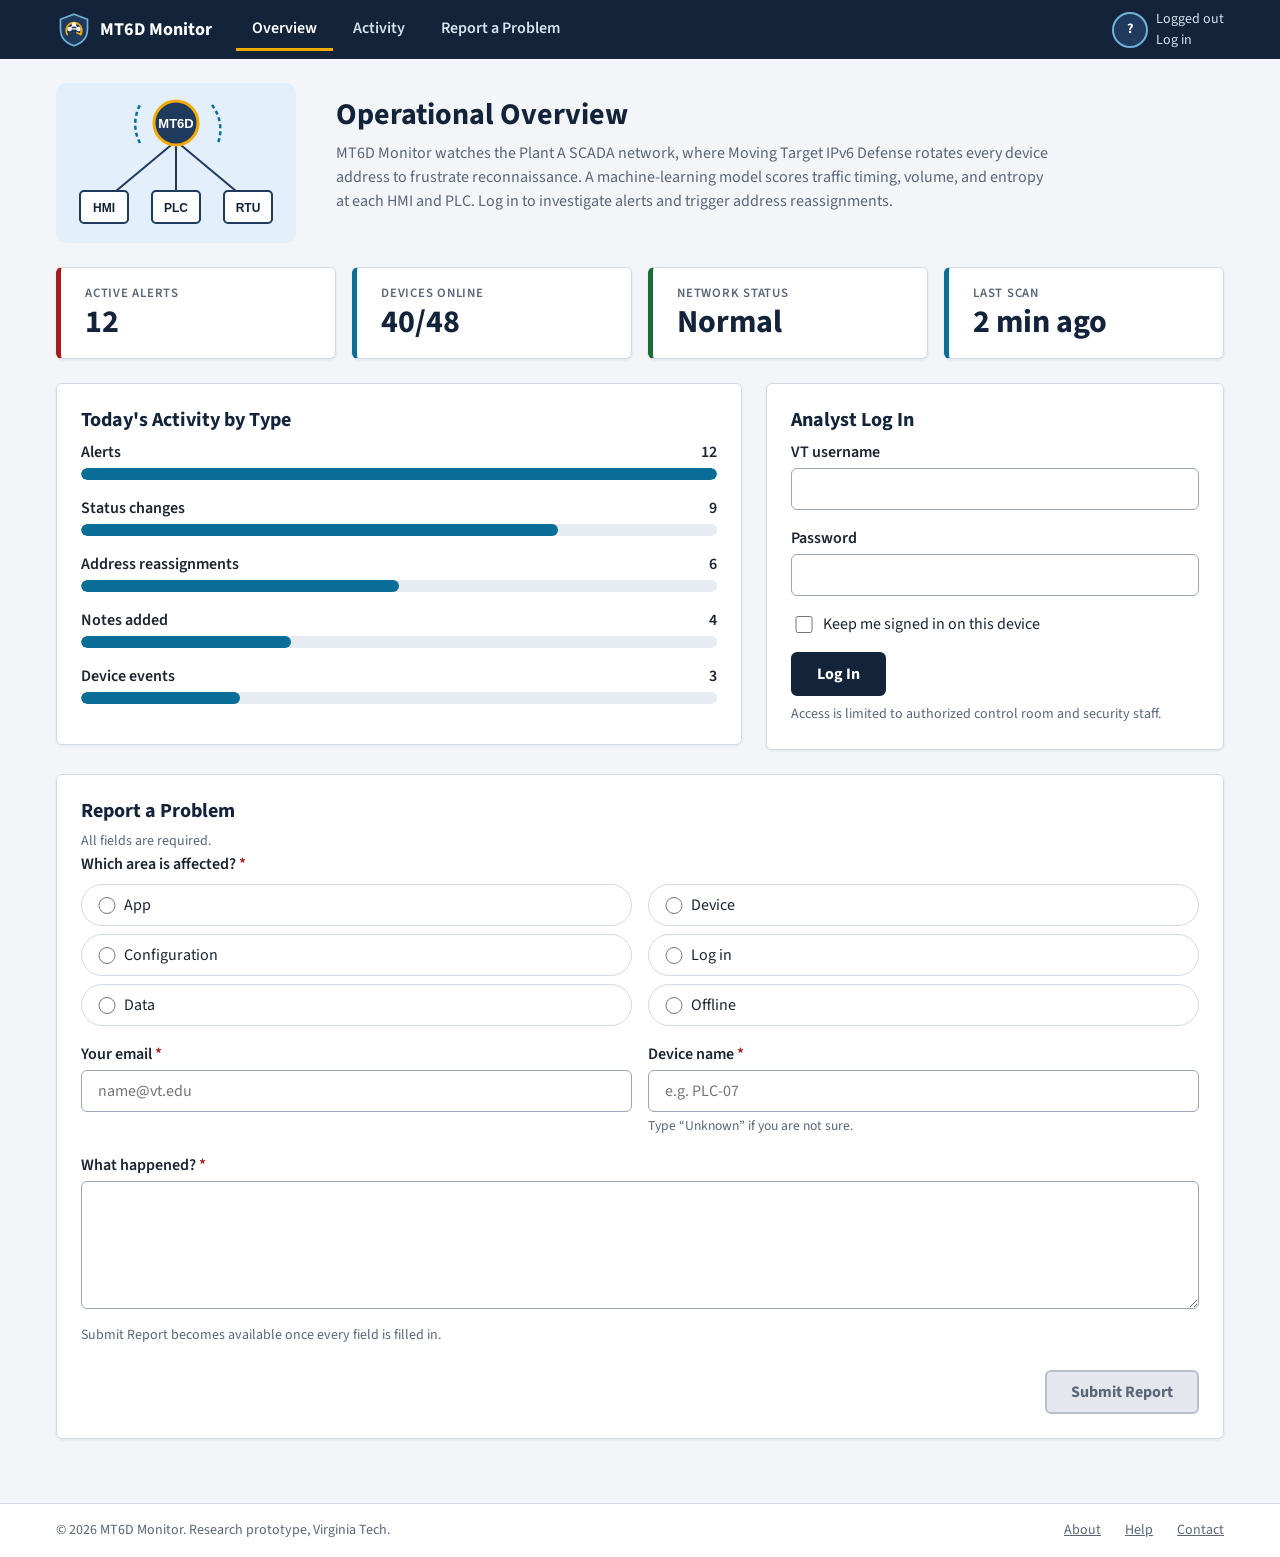
<file: project3/index.html>
<!DOCTYPE html>
<!--
  index.html - Operational Overview (logged out)
  CS 5774 Project 3: Interactive Prototype
  Author: Warren Lucero
  Purpose: Public landing page. Shows read-only operational status, lets an
           analyst log in, and lets anyone report a problem.
-->
<html lang="en">
<head>
  <meta charset="utf-8">
  <meta name="viewport" content="width=device-width, initial-scale=1">
  <meta name="description" content="Operational overview of the MT6D-protected SCADA network, analyst login, and problem reporting.">
  <title>Operational Overview | MT6D Monitor</title>
  <!-- Fonts: Source Sans 3 and IBM Plex Mono from Google Fonts (fonts.google.com), SIL Open Font License -->
  <link rel="preconnect" href="https://fonts.googleapis.com">
  <link rel="preconnect" href="https://fonts.gstatic.com" crossorigin>
  <link rel="stylesheet" href="https://fonts.googleapis.com/css2?family=IBM+Plex+Mono:wght@400;600&amp;family=Source+Sans+3:wght@400;600;700&amp;display=swap">
  <link rel="stylesheet" href="css/styles.css">
  <link rel="icon" href="images/logo.svg" type="image/svg+xml">
</head>
<body>
  <a class="skip-link" href="#main">Skip to main content</a>

  <!-- ===== Site header: logged-out variant with in-page navigation ===== -->
  <header class="site-header">
    <div class="header-inner">
      <a class="brand" href="index.html">
        <!-- Image: original logo created for this project (images/logo.svg) -->
        <img src="images/logo.svg" alt="" width="36" height="36">
        MT6D Monitor
      </a>

      <nav class="primary-nav" aria-label="Primary">
        <ul>
          <li><a href="index.html" aria-current="page">Overview</a></li>
          <li><a href="#activity">Activity</a></li>
          <li><a href="#report">Report a Problem</a></li>
        </ul>
      </nav>

      <div class="header-tools">
        <a class="account" href="#login">
          <span class="avatar" aria-hidden="true">?</span>
          <span class="account-name">Logged out<br>Log in</span>
          <span class="visually-hidden">(not signed in, select to log in)</span>
        </a>
      </div>
    </div>
  </header>

  <!-- ===== Main content ===== -->
  <main id="main">
    <section class="hero" id="about" aria-labelledby="page-title">
      <!-- Image: original illustration created for this project (images/scada-network.svg) -->
      <img src="images/scada-network.svg" width="240" height="160"
           alt="Diagram of an MT6D gateway linked to an HMI, a PLC, and an RTU, with dashed arrows showing rotating IPv6 addresses.">
      <div>
        <h1 id="page-title">Operational Overview</h1>
        <p>MT6D Monitor watches the Plant A SCADA network, where Moving Target IPv6 Defense rotates every device address to frustrate reconnaissance. A machine-learning model scores traffic timing, volume, and entropy at each HMI and PLC. Log in to investigate alerts and trigger address reassignments.</p>
      </div>
    </section>

    <!-- Read-only status metrics -->
    <section aria-labelledby="status-heading">
      <h2 id="status-heading" class="visually-hidden">Network status summary</h2>
      <ul class="stats">
        <li class="stat stat--alert">
          <span class="stat-label">Active alerts</span>
          <span class="stat-value">12</span>
        </li>
        <li class="stat">
          <span class="stat-label">Devices online</span>
          <span class="stat-value">40/48</span>
        </li>
        <li class="stat stat--ok">
          <span class="stat-label">Network status</span>
          <span class="stat-value">Normal</span>
        </li>
        <li class="stat">
          <span class="stat-label">Last scan</span>
          <span class="stat-value">2 min ago</span>
        </li>
      </ul>
    </section>

    <div class="landing-grid">
      <!-- Activity counts. Bar width comes from an inline custom property
           because each value is data, not a reusable style. -->
      <section class="panel" id="activity" aria-labelledby="activity-heading">
        <h2 id="activity-heading">Today's Activity by Type</h2>
        <ul class="activity-list">
          <li>
            <span class="activity-label"><span>Alerts</span><span>12</span></span>
            <span class="bar" style="--value: 100%" aria-hidden="true"></span>
          </li>
          <li>
            <span class="activity-label"><span>Status changes</span><span>9</span></span>
            <span class="bar" style="--value: 75%" aria-hidden="true"></span>
          </li>
          <li>
            <span class="activity-label"><span>Address reassignments</span><span>6</span></span>
            <span class="bar" style="--value: 50%" aria-hidden="true"></span>
          </li>
          <li>
            <span class="activity-label"><span>Notes added</span><span>4</span></span>
            <span class="bar" style="--value: 33%" aria-hidden="true"></span>
          </li>
          <li>
            <span class="activity-label"><span>Device events</span><span>3</span></span>
            <span class="bar" style="--value: 25%" aria-hidden="true"></span>
          </li>
        </ul>
      </section>

      <!-- Analyst login -->
      <section class="panel" id="login" aria-labelledby="login-heading">
        <h2 id="login-heading">Analyst Log In</h2>
        <form action="home.html" method="get">
          <div class="field">
            <label for="username">VT username</label>
            <input type="text" id="username" name="username" autocomplete="username" required>
          </div>
          <div class="field">
            <label for="password">Password</label>
            <input type="password" id="password" name="password" autocomplete="current-password" required>
          </div>
          <div class="field">
            <input type="checkbox" id="remember" name="remember" value="yes">
            <label for="remember" class="inline-label">Keep me signed in on this device</label>
          </div>
          <button class="btn btn--primary" type="submit">Log In</button>
          <p class="note">Access is limited to authorized control room and security staff.</p>
        </form>
      </section>
    </div>

    <!-- Problem report -->
    <section class="panel" id="report" aria-labelledby="report-heading">
      <h2 id="report-heading">Report a Problem</h2>
      <!-- All fields are required; app.js keeps Submit Report
           disabled until every one is filled in. -->
      <form action="index.html" method="get" data-guard>
        <p class="note">All fields are required.</p>
        <fieldset class="issue-options">
          <legend>Which area is affected? <span class="required" aria-hidden="true">*</span></legend>
          <label><input type="radio" name="issue" value="app" required> App</label>
          <label><input type="radio" name="issue" value="device" required> Device</label>
          <label><input type="radio" name="issue" value="configuration" required> Configuration</label>
          <label><input type="radio" name="issue" value="login" required> Log in</label>
          <label><input type="radio" name="issue" value="data" required> Data</label>
          <label><input type="radio" name="issue" value="offline" required> Offline</label>
        </fieldset>
        <div class="field-row">
          <div class="field">
            <label for="report-email">Your email <span class="required" aria-hidden="true">*</span></label>
            <input type="email" id="report-email" name="email" autocomplete="email" required
                   placeholder="name@vt.edu">
          </div>
          <div class="field">
            <label for="report-device">Device name <span class="required" aria-hidden="true">*</span></label>
            <input type="text" id="report-device" name="device" required
                   placeholder="e.g. PLC-07" aria-describedby="report-device-hint">
            <span class="field-hint" id="report-device-hint">Type &ldquo;Unknown&rdquo; if you are not sure.</span>
          </div>
        </div>
        <div class="field">
          <label for="report-details">What happened? <span class="required" aria-hidden="true">*</span></label>
          <textarea id="report-details" name="details" rows="4" required></textarea>
        </div>
        <p class="note form-hint" id="report-hint">Submit Report becomes available once every field is filled in.</p>
        <div class="form-actions">
          <button class="btn btn--primary" type="submit" aria-describedby="report-hint">Submit Report</button>
        </div>
      </form>
    </section>
  </main>

  <!-- ===== Site footer ===== -->
  <footer class="site-footer">
    <div class="footer-inner">
      <p>&copy; 2026 MT6D Monitor. Research prototype, Virginia Tech.</p>
      <nav class="footer-nav" aria-label="Footer">
        <ul>
          <li><a href="index.html#about">About</a></li>
          <li><a href="index.html#report">Help</a></li>
          <li><a href="mailto:soc@example.org">Contact</a></li>
        </ul>
      </nav>
    </div>
  </footer>
  <!-- Behavior: jQuery 3.7.1 (local copy, MIT license, jquery.com) and the site script -->
  <script src="js/vendor/jquery-3.7.1.min.js"></script>
  <script src="js/app.js"></script>
</body>
</html>
</file>
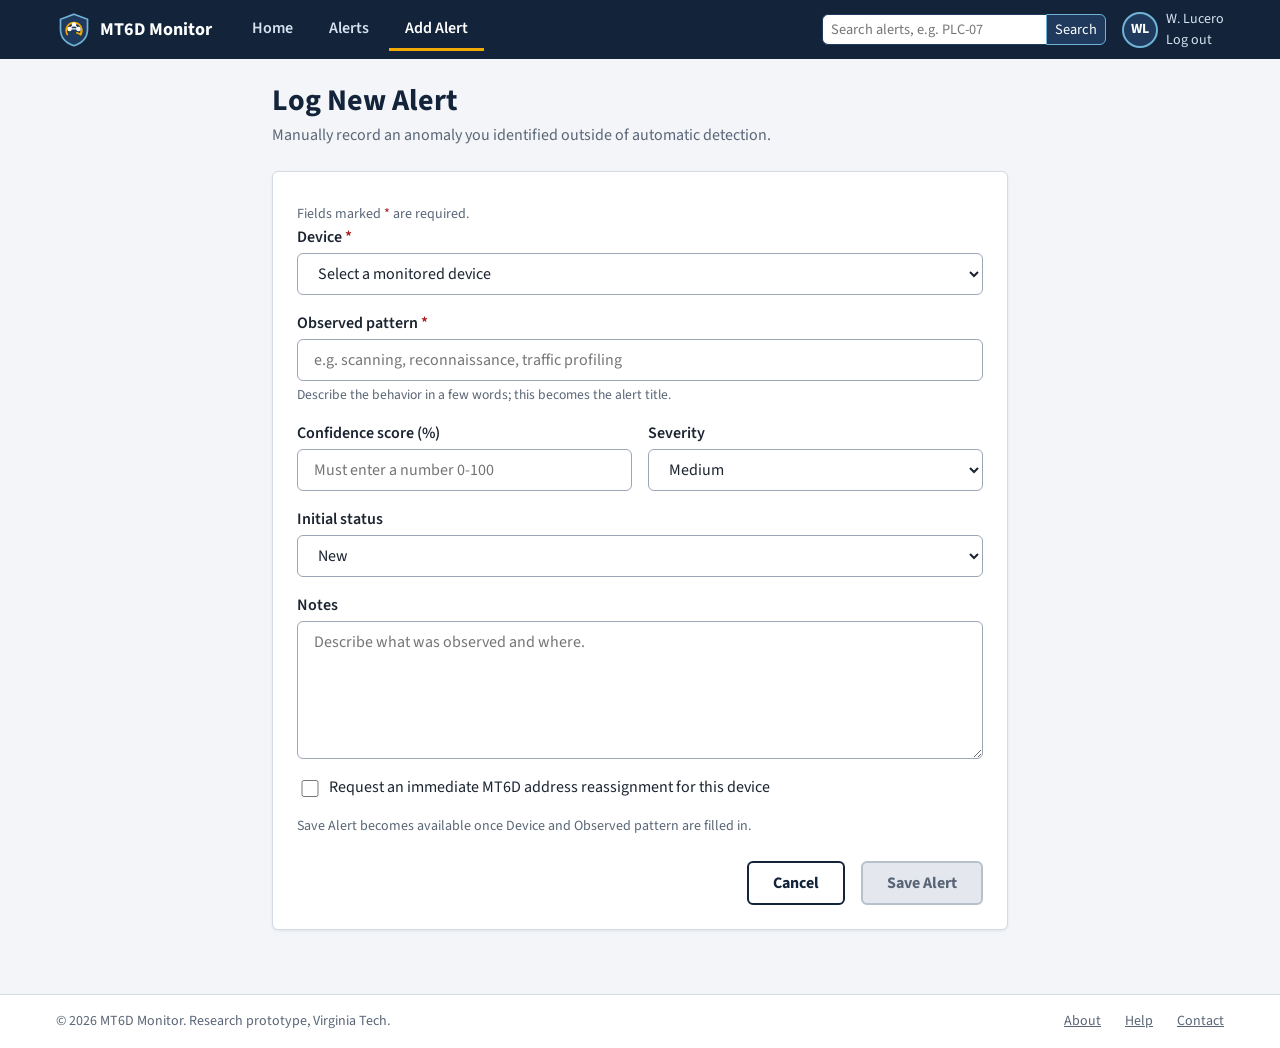
<file: project3/add.html>
<!DOCTYPE html>
<!--
  add.html - Log New Alert (add item page)
  CS 5774 Project 3: Interactive Prototype
  Author: Warren Lucero
  Purpose: Lets an analyst manually record an anomaly found outside of
           automatic detection.
-->
<html lang="en">
<head>
  <meta charset="utf-8">
  <meta name="viewport" content="width=device-width, initial-scale=1">
  <meta name="description" content="Manually log a new anomaly alert for a monitored SCADA device.">
  <title>Log New Alert | MT6D Monitor</title>
  <!-- Fonts: Source Sans 3 and IBM Plex Mono from Google Fonts (fonts.google.com), SIL Open Font License -->
  <link rel="preconnect" href="https://fonts.googleapis.com">
  <link rel="preconnect" href="https://fonts.gstatic.com" crossorigin>
  <link rel="stylesheet" href="https://fonts.googleapis.com/css2?family=IBM+Plex+Mono:wght@400;600&amp;family=Source+Sans+3:wght@400;600;700&amp;display=swap">
  <link rel="stylesheet" href="css/styles.css">
  <link rel="icon" href="images/logo.svg" type="image/svg+xml">
  <!-- Page-specific style: this single-form page reads better in a narrower
       column than the site-wide max width, so the rule lives here only. -->
  <style>
    .form-page {
      max-width: 48rem;
    }
  </style>
</head>
<body>
  <a class="skip-link" href="#main">Skip to main content</a>

  <!-- ===== Site header: brand, primary navigation, search, account ===== -->
  <header class="site-header">
    <div class="header-inner">
      <a class="brand" href="home.html">
        <!-- Image: original logo created for this project (images/logo.svg) -->
        <img src="images/logo.svg" alt="" width="36" height="36">
        MT6D Monitor
      </a>

      <nav class="primary-nav" aria-label="Primary">
        <ul>
          <li><a href="home.html">Home</a></li>
          <li><a href="list.html">Alerts</a></li>
          <li><a href="add.html" aria-current="page">Add Alert</a></li>
        </ul>
      </nav>

      <div class="header-tools">
        <form class="site-search" action="search.html" method="get" role="search" aria-label="Site search">
          <label class="visually-hidden" for="site-search">Search devices and alerts</label>
          <input type="search" id="site-search" name="q" placeholder="Search alerts, e.g. PLC-07">
          <button type="submit">Search</button>
        </form>
        <a class="account" href="index.html">
          <span class="avatar" aria-hidden="true">WL</span>
          <span class="account-name">W. Lucero<br>Log out</span>
          <span class="visually-hidden">(signed in as Warren Lucero, select to log out)</span>
        </a>
      </div>
    </div>
  </header>

  <!-- ===== Main content ===== -->
  <main id="main" class="form-page">
    <div class="page-head">
      <div>
        <h1>Log New Alert</h1>
        <p>Manually record an anomaly you identified outside of automatic detection.</p>
      </div>
    </div>

    <section class="panel" aria-labelledby="form-heading">
      <h2 id="form-heading" class="visually-hidden">New alert details</h2>
      <form action="list.html" method="get" data-guard>
        <p class="note">Fields marked <span class="required" aria-hidden="true">*</span> are required.</p>

        <div class="field">
          <label for="device">Device <span class="required" aria-hidden="true">*</span></label>
          <select id="device" name="device" required>
            <option value="">Select a monitored device</option>
            <optgroup label="Programmable Logic Controllers">
              <option value="PLC-04">PLC-04</option>
              <option value="PLC-07">PLC-07</option>
              <option value="PLC-12">PLC-12</option>
            </optgroup>
            <optgroup label="Human-Machine Interfaces">
              <option value="HMI-01">HMI-01</option>
              <option value="HMI-03">HMI-03</option>
            </optgroup>
            <optgroup label="Remote Terminal Units">
              <option value="RTU-02">RTU-02</option>
              <option value="RTU-05">RTU-05</option>
            </optgroup>
            <optgroup label="Historians">
              <option value="HIST-01">HIST-01</option>
            </optgroup>
          </select>
        </div>

        <div class="field">
          <label for="pattern">Observed pattern <span class="required" aria-hidden="true">*</span></label>
          <input type="text" id="pattern" name="pattern" required
                 placeholder="e.g. scanning, reconnaissance, traffic profiling"
                 aria-describedby="pattern-hint">
          <span class="field-hint" id="pattern-hint">Describe the behavior in a few words; this becomes the alert title.</span>
        </div>

        <div class="field-row">
          <div class="field">
            <label for="confidence">Confidence score (%)</label>
            <input type="number" id="confidence" name="confidence" min="0" max="100" step="1" placeholder="Must enter a number 0-100">
          </div>
          <div class="field">
            <label for="severity">Severity</label>
            <select id="severity" name="severity">
              <option value="low">Low</option>
              <option value="medium" selected>Medium</option>
              <option value="high">High</option>
            </select>
          </div>
        </div>

        <div class="field">
          <label for="status">Initial status</label>
          <select id="status" name="status">
            <option value="new" selected>New</option>
            <option value="investigating">Investigating</option>
            <option value="confirmed-positive">Confirmed Positive</option>
          </select>
        </div>

        <div class="field">
          <label for="notes">Notes</label>
          <textarea id="notes" name="notes" rows="5" placeholder="Describe what was observed and where."></textarea>
        </div>

        <div class="field">
          <input type="checkbox" id="reassign" name="reassign" value="yes">
          <label for="reassign" class="inline-label">Request an immediate MT6D address reassignment for this device</label>
        </div>

        <p class="note form-hint" id="save-hint">Save Alert becomes available once Device and Observed pattern are filled in.</p>
        <div class="form-actions">
          <a class="btn" href="list.html">Cancel</a>
          <button class="btn btn--primary" type="submit" aria-describedby="save-hint">Save Alert</button>
        </div>
      </form>
    </section>
  </main>

  <!-- ===== Site footer ===== -->
  <footer class="site-footer">
    <div class="footer-inner">
      <p>&copy; 2026 MT6D Monitor. Research prototype, Virginia Tech.</p>
      <nav class="footer-nav" aria-label="Footer">
        <ul>
          <li><a href="index.html#about">About</a></li>
          <li><a href="index.html#report">Help</a></li>
          <li><a href="mailto:soc@example.org">Contact</a></li>
        </ul>
      </nav>
    </div>
  </footer>
  <!-- Behavior: jQuery 3.7.1 (local copy, MIT license, jquery.com) and the site script -->
  <script src="js/vendor/jquery-3.7.1.min.js"></script>
  <script src="js/app.js"></script>
</body>
</html>
</file>
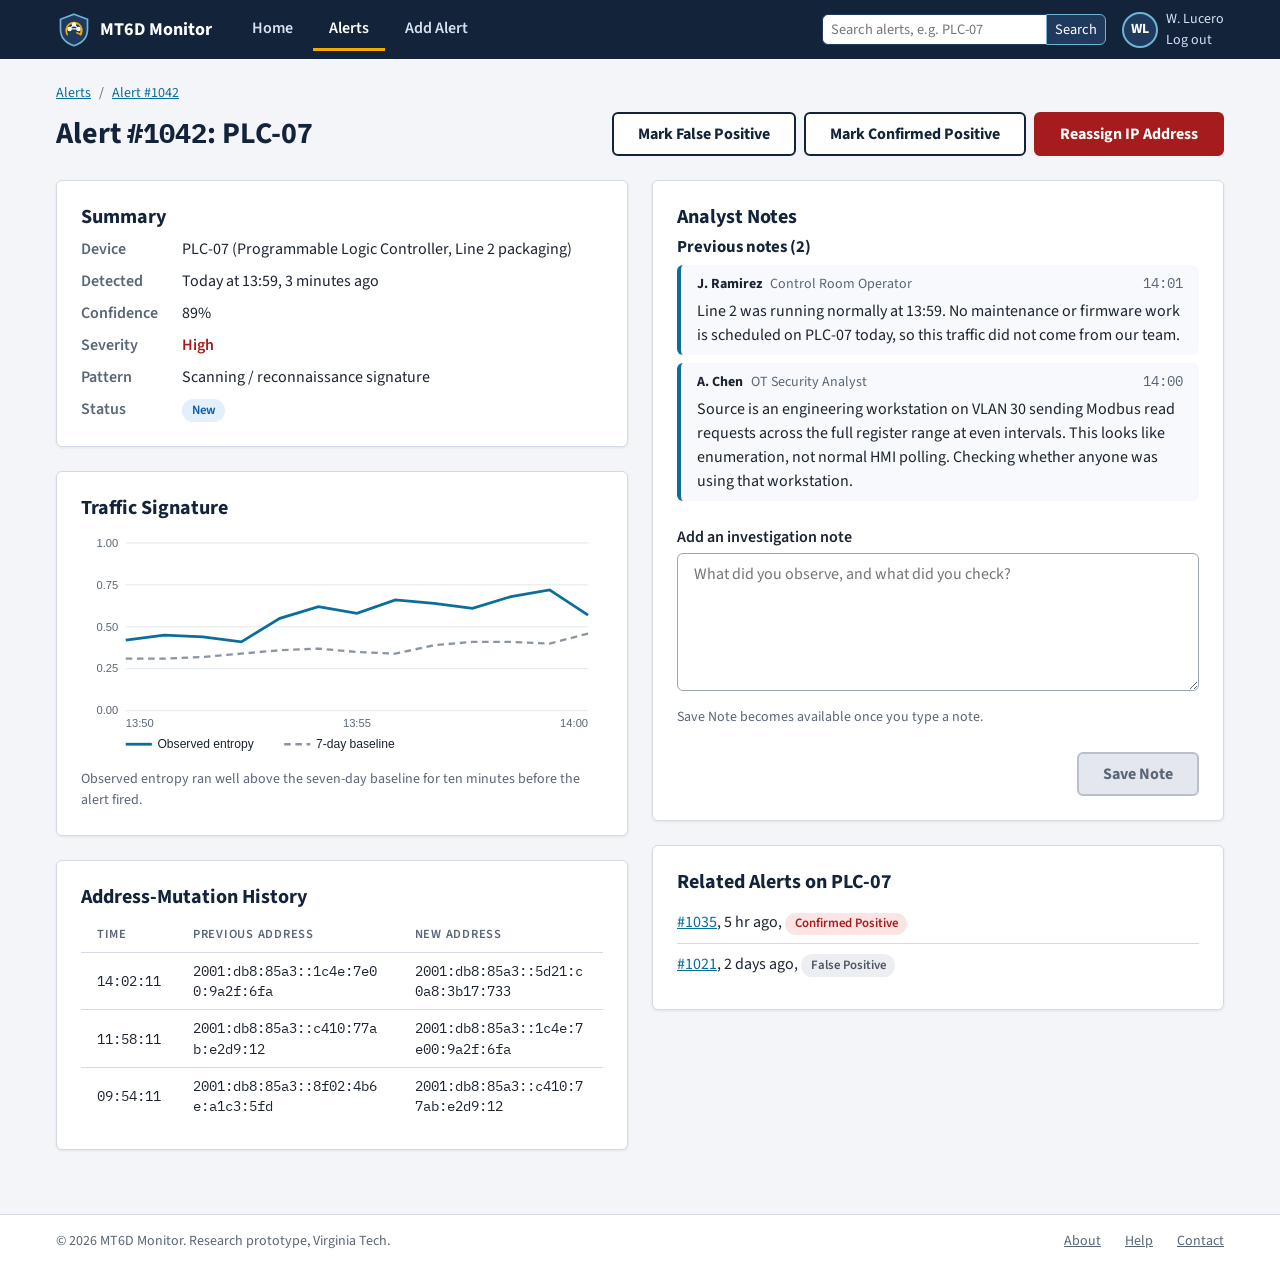
<file: project3/detail.html>
<!DOCTYPE html>
<!--
  detail.html - Alert Details (detail page)
  CS 5774 Project 3: Interactive Prototype
  Author: Warren Lucero
  Purpose: Full record for a single alert: summary, traffic signature,
           MT6D address-mutation history, analyst notes, and status actions.
-->
<html lang="en">
<head>
  <meta charset="utf-8">
  <meta name="viewport" content="width=device-width, initial-scale=1">
  <meta name="description" content="Details, traffic signature, and address-mutation history for MT6D alert 1042 on PLC-07.">
  <title>Alert #1042 on PLC-07 | MT6D Monitor</title>
  <!-- Fonts: Source Sans 3 and IBM Plex Mono from Google Fonts (fonts.google.com), SIL Open Font License -->
  <link rel="preconnect" href="https://fonts.googleapis.com">
  <link rel="preconnect" href="https://fonts.gstatic.com" crossorigin>
  <link rel="stylesheet" href="https://fonts.googleapis.com/css2?family=IBM+Plex+Mono:wght@400;600&amp;family=Source+Sans+3:wght@400;600;700&amp;display=swap">
  <link rel="stylesheet" href="css/styles.css">
  <link rel="icon" href="images/logo.svg" type="image/svg+xml">
</head>
<body>
  <a class="skip-link" href="#main">Skip to main content</a>

  <!-- ===== Site header: brand, primary navigation, search, account ===== -->
  <header class="site-header">
    <div class="header-inner">
      <a class="brand" href="home.html">
        <!-- Image: original logo created for this project (images/logo.svg) -->
        <img src="images/logo.svg" alt="" width="36" height="36">
        MT6D Monitor
      </a>

      <nav class="primary-nav" aria-label="Primary">
        <ul>
          <li><a href="home.html">Home</a></li>
          <li><a href="list.html" aria-current="page">Alerts</a></li>
          <li><a href="add.html">Add Alert</a></li>
        </ul>
      </nav>

      <div class="header-tools">
        <form class="site-search" action="search.html" method="get" role="search" aria-label="Site search">
          <label class="visually-hidden" for="site-search">Search devices and alerts</label>
          <input type="search" id="site-search" name="q" placeholder="Search alerts, e.g. PLC-07">
          <button type="submit">Search</button>
        </form>
        <a class="account" href="index.html">
          <span class="avatar" aria-hidden="true">WL</span>
          <span class="account-name">W. Lucero<br>Log out</span>
          <span class="visually-hidden">(signed in as Warren Lucero, select to log out)</span>
        </a>
      </div>
    </div>
  </header>

  <!-- ===== Main content ===== -->
  <main id="main">
    <nav class="breadcrumb" aria-label="Breadcrumb">
      <ol>
        <li><a href="list.html">Alerts</a></li>
        <li><a href="detail.html?id=1042" aria-current="page">Alert #1042</a></li>
      </ol>
    </nav>

    <div class="page-head">
      <h1>Alert <span class="mono">#1042</span>: PLC-07</h1>

      <!-- Status actions. app.js listens for clicks on this container (event
           delegation) and reads each button's data-action to decide what to do. -->
      <form class="alert-actions" action="detail.html" method="get">
        <input type="hidden" name="id" value="1042">
        <button class="btn" type="submit" name="action" value="false-positive" data-action="false-positive">Mark False Positive</button>
        <button class="btn" type="submit" name="action" value="confirmed-positive" data-action="confirmed-positive">Mark Confirmed Positive</button>
        <button class="btn btn--danger" type="submit" name="action" value="reassign" data-action="reassign">Reassign IP Address</button>
      </form>
    </div>

    <div class="two-col">
      <!-- Left column: evidence -->
      <div>
        <section class="panel" aria-labelledby="summary-heading">
          <h2 id="summary-heading">Summary</h2>
          <dl class="summary-list">
            <dt>Device</dt>
            <dd>PLC-07 (Programmable Logic Controller, Line 2 packaging)</dd>
            <dt>Detected</dt>
            <dd><time datetime="2026-09-24T13:59-04:00">Today at 13:59, 3 minutes ago</time></dd>
            <dt>Confidence</dt>
            <dd>89%</dd>
            <dt>Severity</dt>
            <dd><span class="severity" data-severity="high">High</span></dd>
            <dt>Pattern</dt>
            <dd>Scanning / reconnaissance signature</dd>
            <dt>Status</dt>
            <dd><span class="status" id="alert-status" data-status="new">New</span></dd>
          </dl>
        </section>

        <section class="panel" aria-labelledby="signature-heading">
          <h2 id="signature-heading">Traffic Signature</h2>
          <figure class="chart">
            <!-- Image: original chart created for this project (images/signature-1042.svg) -->
            <img src="images/signature-1042.svg" width="560" height="250"
                 alt="Line chart from 13:50 to 14:00 comparing observed traffic entropy with the seven-day baseline. Observed entropy climbs from about 0.42 to a peak of 0.72, while the baseline stays between 0.31 and 0.46.">
            <figcaption>Observed entropy ran well above the seven-day baseline for ten minutes before the alert fired.</figcaption>
          </figure>
        </section>

        <section class="panel" aria-labelledby="mutation-heading">
          <h2 id="mutation-heading">Address-Mutation History</h2>
          <div class="table-wrap">
            <table class="data-table address-table">
              <caption class="visually-hidden">MT6D IPv6 address changes for PLC-07, newest first</caption>
              <thead>
                <tr>
                  <th scope="col">Time</th>
                  <th scope="col">Previous address</th>
                  <th scope="col">New address</th>
                </tr>
              </thead>
              <tbody id="mutation-rows">
                <tr>
                  <td><time datetime="2026-09-24T14:02:11-04:00">14:02:11</time></td>
                  <td>2001:db8:85a3::1c4e:7e00:9a2f:6fa</td>
                  <td>2001:db8:85a3::5d21:c0a8:3b17:733</td>
                </tr>
                <tr>
                  <td><time datetime="2026-09-24T11:58:11-04:00">11:58:11</time></td>
                  <td>2001:db8:85a3::c410:77ab:e2d9:12</td>
                  <td>2001:db8:85a3::1c4e:7e00:9a2f:6fa</td>
                </tr>
                <tr>
                  <td><time datetime="2026-09-24T09:54:11-04:00">09:54:11</time></td>
                  <td>2001:db8:85a3::8f02:4b6e:a1c3:5fd</td>
                  <td>2001:db8:85a3::c410:77ab:e2d9:12</td>
                </tr>
              </tbody>
            </table>
          </div>
        </section>
      </div>

      <!-- Right column: analyst work -->
      <div>
        <section class="panel" aria-labelledby="notes-heading">
          <h2 id="notes-heading">Analyst Notes</h2>

          <!-- Previous notes from other analysts, newest first. Every note uses
               identical markup so Project 3 can render them from one template. -->
          <h3 id="history-heading">Previous notes (2)</h3>
          <ol class="note-list" aria-labelledby="history-heading">
            <li>
              <div class="analyst-note">
                <header class="analyst-note-meta">
                  <span class="analyst-note-author">J. Ramirez</span>
                  <span class="analyst-note-role">Control Room Operator</span>
                  <time datetime="2026-09-24T14:01-04:00">14:01</time>
                </header>
                <p>Line 2 was running normally at 13:59. No maintenance or firmware work is scheduled on PLC-07 today, so this traffic did not come from our team.</p>
              </div>
            </li>
            <li>
              <div class="analyst-note">
                <header class="analyst-note-meta">
                  <span class="analyst-note-author">A. Chen</span>
                  <span class="analyst-note-role">OT Security Analyst</span>
                  <time datetime="2026-09-24T14:00-04:00">14:00</time>
                </header>
                <p>Source is an engineering workstation on VLAN 30 sending Modbus read requests across the full register range at even intervals. This looks like enumeration, not normal HMI polling. Checking whether anyone was using that workstation.</p>
              </div>
            </li>
          </ol>

          <form id="note-form" action="detail.html" method="get" data-guard>
            <input type="hidden" name="id" value="1042">
            <div class="field">
              <label for="note">Add an investigation note</label>
              <textarea id="note" name="note" rows="5" required aria-describedby="note-hint"
                        placeholder="What did you observe, and what did you check?"></textarea>
            </div>
            <p class="note form-hint" id="note-hint">Save Note becomes available once you type a note.</p>
            <div class="form-actions">
              <button class="btn btn--primary" type="submit" aria-describedby="note-hint">Save Note</button>
            </div>
          </form>
        </section>

        <section class="panel" aria-labelledby="related-heading">
          <h2 id="related-heading">Related Alerts on PLC-07</h2>
          <ul class="related-list">
            <li>
              <a href="detail.html?id=1035">#1035</a>, 5 hr ago,
              <span class="status" data-status="confirmed-positive">Confirmed Positive</span>
            </li>
            <li>
              <a href="detail.html?id=1021">#1021</a>, 2 days ago,
              <span class="status" data-status="false-positive">False Positive</span>
            </li>
          </ul>
        </section>
      </div>
    </div>
  </main>

  <!-- ===== Site footer ===== -->
  <footer class="site-footer">
    <div class="footer-inner">
      <p>&copy; 2026 MT6D Monitor. Research prototype, Virginia Tech.</p>
      <nav class="footer-nav" aria-label="Footer">
        <ul>
          <li><a href="index.html#about">About</a></li>
          <li><a href="index.html#report">Help</a></li>
          <li><a href="mailto:soc@example.org">Contact</a></li>
        </ul>
      </nav>
    </div>
  </footer>
  <!-- Behavior: jQuery 3.7.1 (local copy, MIT license, jquery.com) and the site script -->
  <script src="js/vendor/jquery-3.7.1.min.js"></script>
  <script src="js/app.js"></script>
</body>
</html>
</file>
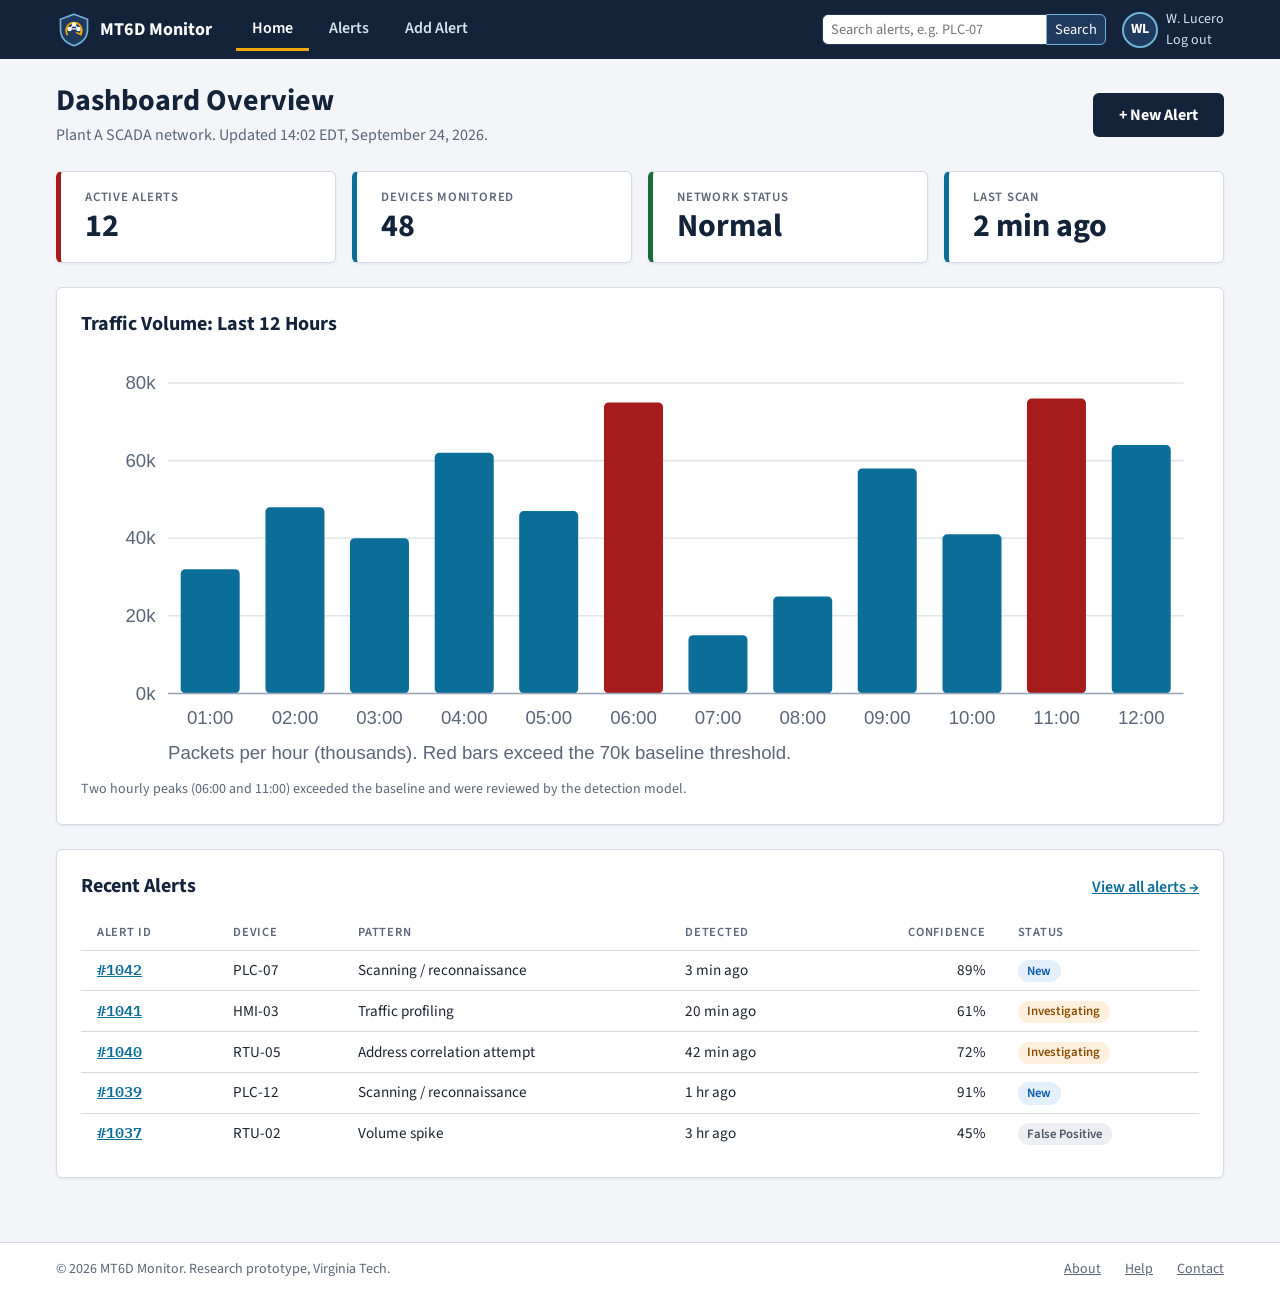
<file: project3/home.html>
<!DOCTYPE html>
<!--
  home.html - Dashboard Overview (logged in)
  CS 5774 Project 3: Interactive Prototype
  Author: Warren Lucero
  Purpose: Shows analysts the overall network health, traffic volume,
           and the five most recent anomaly alerts.
-->
<html lang="en">
<head>
  <meta charset="utf-8">
  <meta name="viewport" content="width=device-width, initial-scale=1">
  <meta name="description" content="Dashboard overview of SCADA network health and recent MT6D anomaly alerts.">
  <title>Dashboard Overview | MT6D Monitor</title>
  <!-- Fonts: Source Sans 3 and IBM Plex Mono from Google Fonts (fonts.google.com), SIL Open Font License -->
  <link rel="preconnect" href="https://fonts.googleapis.com">
  <link rel="preconnect" href="https://fonts.gstatic.com" crossorigin>
  <link rel="stylesheet" href="https://fonts.googleapis.com/css2?family=IBM+Plex+Mono:wght@400;600&amp;family=Source+Sans+3:wght@400;600;700&amp;display=swap">
  <link rel="stylesheet" href="css/styles.css">
  <link rel="icon" href="images/logo.svg" type="image/svg+xml">
</head>
<body>
  <a class="skip-link" href="#main">Skip to main content</a>

  <!-- ===== Site header: brand, primary navigation, search, account ===== -->
  <header class="site-header">
    <div class="header-inner">
      <a class="brand" href="home.html">
        <!-- Image: original logo created for this project (images/logo.svg) -->
        <img src="images/logo.svg" alt="" width="36" height="36">
        MT6D Monitor
      </a>

      <nav class="primary-nav" aria-label="Primary">
        <ul>
          <li><a href="home.html" aria-current="page">Home</a></li>
          <li><a href="list.html">Alerts</a></li>
          <li><a href="add.html">Add Alert</a></li>
        </ul>
      </nav>

      <div class="header-tools">
        <form class="site-search" action="search.html" method="get" role="search" aria-label="Site search">
          <label class="visually-hidden" for="site-search">Search devices and alerts</label>
          <input type="search" id="site-search" name="q" placeholder="Search alerts, e.g. PLC-07">
          <button type="submit">Search</button>
        </form>
        <a class="account" href="index.html">
          <span class="avatar" aria-hidden="true">WL</span>
          <span class="account-name">W. Lucero<br>Log out</span>
          <span class="visually-hidden">(signed in as Warren Lucero, select to log out)</span>
        </a>
      </div>
    </div>
  </header>

  <!-- ===== Main content ===== -->
  <main id="main">
    <div class="page-head">
      <div>
        <h1>Dashboard Overview</h1>
        <p>Plant A SCADA network. Updated <time datetime="2026-09-24T14:02-04:00">14:02 EDT, September 24, 2026</time>.</p>
      </div>
      <a class="btn btn--primary" href="add.html">+ New Alert</a>
    </div>

    <!-- Key status metrics -->
    <section aria-labelledby="status-heading">
      <h2 id="status-heading" class="visually-hidden">Network status summary</h2>
      <ul class="stats">
        <li class="stat stat--alert">
          <span class="stat-label">Active alerts</span>
          <span class="stat-value">12</span>
        </li>
        <li class="stat">
          <span class="stat-label">Devices monitored</span>
          <span class="stat-value">48</span>
        </li>
        <li class="stat stat--ok">
          <span class="stat-label">Network status</span>
          <span class="stat-value">Normal</span>
        </li>
        <li class="stat">
          <span class="stat-label">Last scan</span>
          <span class="stat-value">2 min ago</span>
        </li>
      </ul>
    </section>

    <!-- Traffic volume chart -->
    <section class="panel" aria-labelledby="traffic-heading">
      <div class="panel-head">
        <h2 id="traffic-heading">Traffic Volume: Last 12 Hours</h2>
      </div>
      <figure class="chart">
        <!-- Image: original chart created for this project (images/traffic-volume-12h.svg) -->
        <img src="images/traffic-volume-12h.svg" width="720" height="270"
             alt="Bar chart of packets per hour from 01:00 to 12:00. Volume ranges from 15 thousand at 07:00 to 76 thousand at 11:00. The 06:00 and 11:00 hours exceed the 70 thousand packet baseline threshold.">
        <figcaption>Two hourly peaks (06:00 and 11:00) exceeded the baseline and were reviewed by the detection model.</figcaption>
      </figure>
    </section>

    <!-- Recent alerts: rows share one template for Project 3 rendering -->
    <section class="panel" aria-labelledby="recent-heading">
      <div class="panel-head">
        <h2 id="recent-heading">Recent Alerts</h2>
        <a class="panel-link" href="list.html">View all alerts &rarr;</a>
      </div>
      <div class="table-wrap">
        <table class="data-table">
          <caption class="visually-hidden">Five most recent anomaly alerts</caption>
          <thead>
            <tr>
              <th scope="col">Alert ID</th>
              <th scope="col">Device</th>
              <th scope="col" class="col-optional">Pattern</th>
              <th scope="col">Detected</th>
              <th scope="col" class="num">Confidence</th>
              <th scope="col">Status</th>
            </tr>
          </thead>
          <tbody>
            <tr>
              <th scope="row" class="alert-id"><a href="detail.html?id=1042">#1042</a></th>
              <td>PLC-07</td>
              <td class="col-optional">Scanning / reconnaissance</td>
              <td><time datetime="2026-09-24T13:59-04:00">3 min ago</time></td>
              <td class="num">89%</td>
              <td><span class="status" data-status="new">New</span></td>
            </tr>
            <tr>
              <th scope="row" class="alert-id"><a href="detail.html?id=1041">#1041</a></th>
              <td>HMI-03</td>
              <td class="col-optional">Traffic profiling</td>
              <td><time datetime="2026-09-24T13:42-04:00">20 min ago</time></td>
              <td class="num">61%</td>
              <td><span class="status" data-status="investigating">Investigating</span></td>
            </tr>
            <tr>
              <th scope="row" class="alert-id"><a href="detail.html?id=1040">#1040</a></th>
              <td>RTU-05</td>
              <td class="col-optional">Address correlation attempt</td>
              <td><time datetime="2026-09-24T13:20-04:00">42 min ago</time></td>
              <td class="num">72%</td>
              <td><span class="status" data-status="investigating">Investigating</span></td>
            </tr>
            <tr>
              <th scope="row" class="alert-id"><a href="detail.html?id=1039">#1039</a></th>
              <td>PLC-12</td>
              <td class="col-optional">Scanning / reconnaissance</td>
              <td><time datetime="2026-09-24T13:02-04:00">1 hr ago</time></td>
              <td class="num">91%</td>
              <td><span class="status" data-status="new">New</span></td>
            </tr>
            <tr>
              <th scope="row" class="alert-id"><a href="detail.html?id=1037">#1037</a></th>
              <td>RTU-02</td>
              <td class="col-optional">Volume spike</td>
              <td><time datetime="2026-09-24T11:02-04:00">3 hr ago</time></td>
              <td class="num">45%</td>
              <td><span class="status" data-status="false-positive">False Positive</span></td>
            </tr>
          </tbody>
        </table>
      </div>
    </section>
  </main>

  <!-- ===== Site footer ===== -->
  <footer class="site-footer">
    <div class="footer-inner">
      <p>&copy; 2026 MT6D Monitor. Research prototype, Virginia Tech.</p>
      <nav class="footer-nav" aria-label="Footer">
        <ul>
          <li><a href="index.html#about">About</a></li>
          <li><a href="index.html#report">Help</a></li>
          <li><a href="mailto:soc@example.org">Contact</a></li>
        </ul>
      </nav>
    </div>
  </footer>
  <!-- Behavior: jQuery 3.7.1 (local copy, MIT license, jquery.com) and the site script -->
  <script src="js/vendor/jquery-3.7.1.min.js"></script>
  <script src="js/app.js"></script>
</body>
</html>
</file>
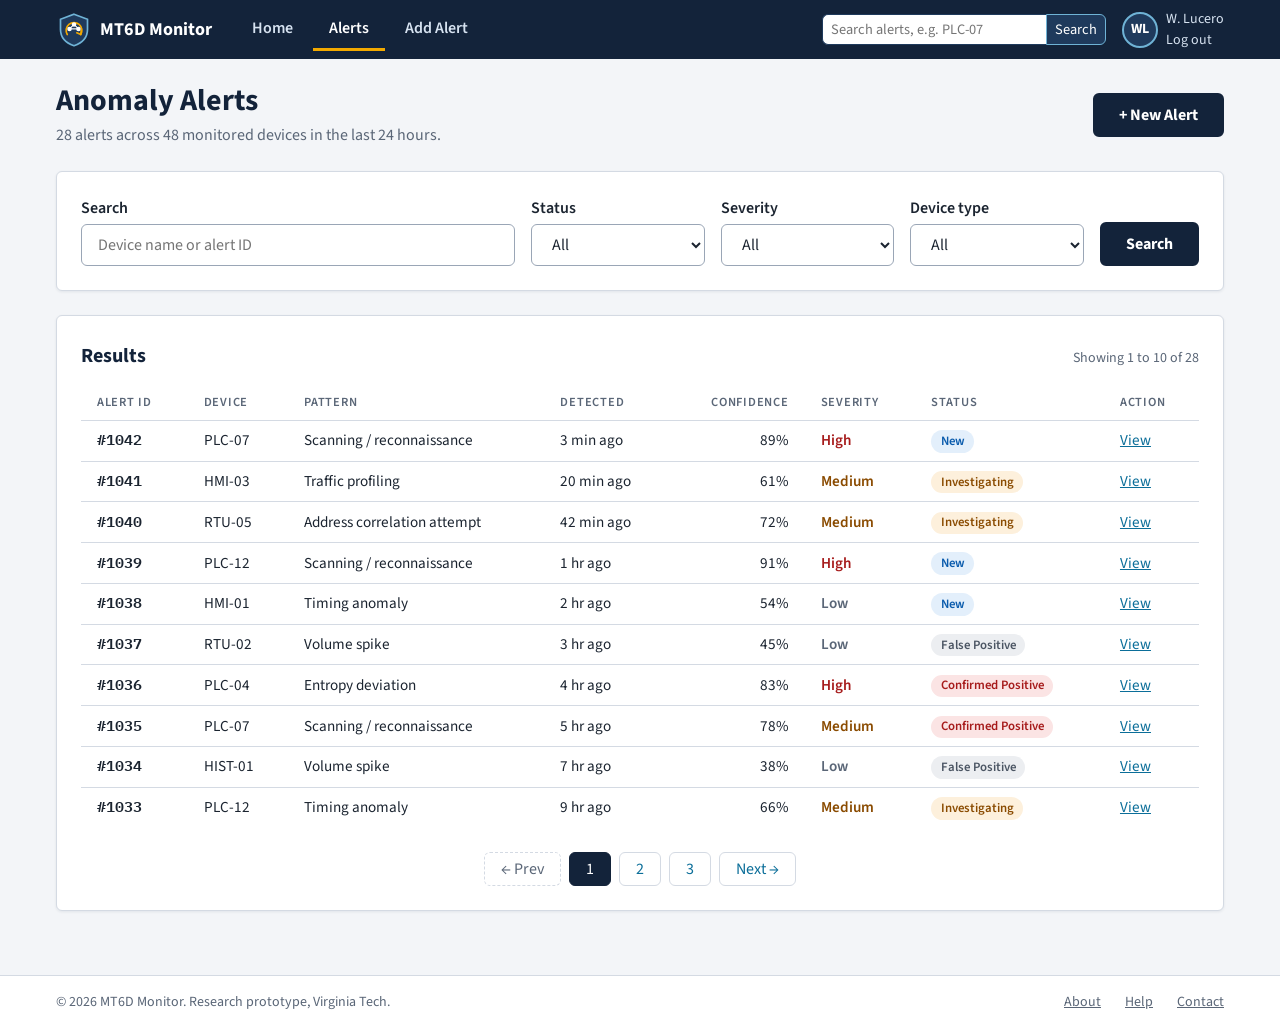
<file: project3/list.html>
<!DOCTYPE html>
<!--
  list.html - Anomaly Alerts (list page)
  CS 5774 Project 3: Interactive Prototype
  Author: Warren Lucero
  Purpose: Searchable, filterable list of every anomaly alert. Each table row
           uses identical markup so Project 3 can render rows from one template.
-->
<html lang="en">
<head>
  <meta charset="utf-8">
  <meta name="viewport" content="width=device-width, initial-scale=1">
  <meta name="description" content="Searchable and filterable list of MT6D anomaly alerts for all monitored SCADA devices.">
  <title>Anomaly Alerts | MT6D Monitor</title>
  <!-- Fonts: Source Sans 3 and IBM Plex Mono from Google Fonts (fonts.google.com), SIL Open Font License -->
  <link rel="preconnect" href="https://fonts.googleapis.com">
  <link rel="preconnect" href="https://fonts.gstatic.com" crossorigin>
  <link rel="stylesheet" href="https://fonts.googleapis.com/css2?family=IBM+Plex+Mono:wght@400;600&amp;family=Source+Sans+3:wght@400;600;700&amp;display=swap">
  <link rel="stylesheet" href="css/styles.css">
  <link rel="icon" href="images/logo.svg" type="image/svg+xml">
</head>
<body>
  <a class="skip-link" href="#main">Skip to main content</a>

  <!-- ===== Site header: brand, primary navigation, search, account ===== -->
  <header class="site-header">
    <div class="header-inner">
      <a class="brand" href="home.html">
        <!-- Image: original logo created for this project (images/logo.svg) -->
        <img src="images/logo.svg" alt="" width="36" height="36">
        MT6D Monitor
      </a>

      <nav class="primary-nav" aria-label="Primary">
        <ul>
          <li><a href="home.html">Home</a></li>
          <li><a href="list.html" aria-current="page">Alerts</a></li>
          <li><a href="add.html">Add Alert</a></li>
        </ul>
      </nav>

      <div class="header-tools">
        <form class="site-search" action="search.html" method="get" role="search" aria-label="Site search">
          <label class="visually-hidden" for="site-search">Search devices and alerts</label>
          <input type="search" id="site-search" name="q" placeholder="Search alerts, e.g. PLC-07">
          <button type="submit">Search</button>
        </form>
        <a class="account" href="index.html">
          <span class="avatar" aria-hidden="true">WL</span>
          <span class="account-name">W. Lucero<br>Log out</span>
          <span class="visually-hidden">(signed in as Warren Lucero, select to log out)</span>
        </a>
      </div>
    </div>
  </header>

  <!-- ===== Main content ===== -->
  <main id="main">
    <div class="page-head">
      <div>
        <h1>Anomaly Alerts</h1>
        <p>28 alerts across 48 monitored devices in the last 24 hours.</p>
      </div>
      <a class="btn btn--primary" href="add.html">+ New Alert</a>
    </div>

    <!-- Filter and search form -->
    <section class="panel" aria-labelledby="filter-heading">
      <h2 id="filter-heading" class="visually-hidden">Filter alerts</h2>
      <form class="filters" action="list.html" method="get">
        <div class="field filter-query">
          <label for="query">Search</label>
          <input type="search" id="query" name="query" placeholder="Device name or alert ID">
        </div>
        <div class="field">
          <label for="filter-status">Status</label>
          <select id="filter-status" name="status">
            <option value="all">All</option>
            <option value="new">New</option>
            <option value="investigating">Investigating</option>
            <option value="confirmed-positive">Confirmed Positive</option>
            <option value="false-positive">False Positive</option>
          </select>
        </div>
        <div class="field">
          <label for="filter-severity">Severity</label>
          <select id="filter-severity" name="severity">
            <option value="all">All</option>
            <option value="high">High</option>
            <option value="medium">Medium</option>
            <option value="low">Low</option>
          </select>
        </div>
        <div class="field">
          <label for="filter-device">Device type</label>
          <select id="filter-device" name="device">
            <option value="all">All</option>
            <option value="plc">PLC</option>
            <option value="hmi">HMI</option>
            <option value="rtu">RTU</option>
            <option value="historian">Historian</option>
          </select>
        </div>
        <button class="btn btn--primary" type="submit">Search</button>
      </form>
    </section>

    <!-- Alert table -->
    <section class="panel" aria-labelledby="results-heading">
      <div class="panel-head">
        <h2 id="results-heading">Results</h2>
        <p class="note">Showing 1 to 10 of 28</p>
      </div>
      <div class="table-wrap">
        <table class="data-table">
          <caption class="visually-hidden">Anomaly alerts, page 1 of 3, newest first</caption>
          <thead>
            <tr>
              <th scope="col">Alert ID</th>
              <th scope="col">Device</th>
              <th scope="col" class="col-optional">Pattern</th>
              <th scope="col">Detected</th>
              <th scope="col" class="num col-optional">Confidence</th>
              <th scope="col" class="col-optional">Severity</th>
              <th scope="col">Status</th>
              <th scope="col">Action</th>
            </tr>
          </thead>
          <tbody>
            <tr>
              <th scope="row" class="alert-id">#1042</th>
              <td>PLC-07</td>
              <td class="col-optional">Scanning / reconnaissance</td>
              <td><time datetime="2026-09-24T13:59-04:00">3 min ago</time></td>
              <td class="num col-optional">89%</td>
              <td class="col-optional"><span class="severity" data-severity="high">High</span></td>
              <td><span class="status" data-status="new">New</span></td>
              <td><a href="detail.html?id=1042">View<span class="visually-hidden"> alert #1042</span></a></td>
            </tr>
            <tr>
              <th scope="row" class="alert-id">#1041</th>
              <td>HMI-03</td>
              <td class="col-optional">Traffic profiling</td>
              <td><time datetime="2026-09-24T13:42-04:00">20 min ago</time></td>
              <td class="num col-optional">61%</td>
              <td class="col-optional"><span class="severity" data-severity="medium">Medium</span></td>
              <td><span class="status" data-status="investigating">Investigating</span></td>
              <td><a href="detail.html?id=1041">View<span class="visually-hidden"> alert #1041</span></a></td>
            </tr>
            <tr>
              <th scope="row" class="alert-id">#1040</th>
              <td>RTU-05</td>
              <td class="col-optional">Address correlation attempt</td>
              <td><time datetime="2026-09-24T13:20-04:00">42 min ago</time></td>
              <td class="num col-optional">72%</td>
              <td class="col-optional"><span class="severity" data-severity="medium">Medium</span></td>
              <td><span class="status" data-status="investigating">Investigating</span></td>
              <td><a href="detail.html?id=1040">View<span class="visually-hidden"> alert #1040</span></a></td>
            </tr>
            <tr>
              <th scope="row" class="alert-id">#1039</th>
              <td>PLC-12</td>
              <td class="col-optional">Scanning / reconnaissance</td>
              <td><time datetime="2026-09-24T13:02-04:00">1 hr ago</time></td>
              <td class="num col-optional">91%</td>
              <td class="col-optional"><span class="severity" data-severity="high">High</span></td>
              <td><span class="status" data-status="new">New</span></td>
              <td><a href="detail.html?id=1039">View<span class="visually-hidden"> alert #1039</span></a></td>
            </tr>
            <tr>
              <th scope="row" class="alert-id">#1038</th>
              <td>HMI-01</td>
              <td class="col-optional">Timing anomaly</td>
              <td><time datetime="2026-09-24T12:02-04:00">2 hr ago</time></td>
              <td class="num col-optional">54%</td>
              <td class="col-optional"><span class="severity" data-severity="low">Low</span></td>
              <td><span class="status" data-status="new">New</span></td>
              <td><a href="detail.html?id=1038">View<span class="visually-hidden"> alert #1038</span></a></td>
            </tr>
            <tr>
              <th scope="row" class="alert-id">#1037</th>
              <td>RTU-02</td>
              <td class="col-optional">Volume spike</td>
              <td><time datetime="2026-09-24T11:02-04:00">3 hr ago</time></td>
              <td class="num col-optional">45%</td>
              <td class="col-optional"><span class="severity" data-severity="low">Low</span></td>
              <td><span class="status" data-status="false-positive">False Positive</span></td>
              <td><a href="detail.html?id=1037">View<span class="visually-hidden"> alert #1037</span></a></td>
            </tr>
            <tr>
              <th scope="row" class="alert-id">#1036</th>
              <td>PLC-04</td>
              <td class="col-optional">Entropy deviation</td>
              <td><time datetime="2026-09-24T10:02-04:00">4 hr ago</time></td>
              <td class="num col-optional">83%</td>
              <td class="col-optional"><span class="severity" data-severity="high">High</span></td>
              <td><span class="status" data-status="confirmed-positive">Confirmed Positive</span></td>
              <td><a href="detail.html?id=1036">View<span class="visually-hidden"> alert #1036</span></a></td>
            </tr>
            <tr>
              <th scope="row" class="alert-id">#1035</th>
              <td>PLC-07</td>
              <td class="col-optional">Scanning / reconnaissance</td>
              <td><time datetime="2026-09-24T09:02-04:00">5 hr ago</time></td>
              <td class="num col-optional">78%</td>
              <td class="col-optional"><span class="severity" data-severity="medium">Medium</span></td>
              <td><span class="status" data-status="confirmed-positive">Confirmed Positive</span></td>
              <td><a href="detail.html?id=1035">View<span class="visually-hidden"> alert #1035</span></a></td>
            </tr>
            <tr>
              <th scope="row" class="alert-id">#1034</th>
              <td>HIST-01</td>
              <td class="col-optional">Volume spike</td>
              <td><time datetime="2026-09-24T07:02-04:00">7 hr ago</time></td>
              <td class="num col-optional">38%</td>
              <td class="col-optional"><span class="severity" data-severity="low">Low</span></td>
              <td><span class="status" data-status="false-positive">False Positive</span></td>
              <td><a href="detail.html?id=1034">View<span class="visually-hidden"> alert #1034</span></a></td>
            </tr>
            <tr>
              <th scope="row" class="alert-id">#1033</th>
              <td>PLC-12</td>
              <td class="col-optional">Timing anomaly</td>
              <td><time datetime="2026-09-24T05:02-04:00">9 hr ago</time></td>
              <td class="num col-optional">66%</td>
              <td class="col-optional"><span class="severity" data-severity="medium">Medium</span></td>
              <td><span class="status" data-status="investigating">Investigating</span></td>
              <td><a href="detail.html?id=1033">View<span class="visually-hidden"> alert #1033</span></a></td>
            </tr>
          </tbody>
        </table>
      </div>

      <nav class="pagination" aria-label="Alert list pages">
        <ul>
          <li><span class="disabled">&larr; Prev</span></li>
          <li><a href="list.html?page=1" aria-current="page">1</a></li>
          <li><a href="list.html?page=2">2</a></li>
          <li><a href="list.html?page=3">3</a></li>
          <li><a href="list.html?page=2">Next &rarr;</a></li>
        </ul>
      </nav>
    </section>
  </main>

  <!-- ===== Site footer ===== -->
  <footer class="site-footer">
    <div class="footer-inner">
      <p>&copy; 2026 MT6D Monitor. Research prototype, Virginia Tech.</p>
      <nav class="footer-nav" aria-label="Footer">
        <ul>
          <li><a href="index.html#about">About</a></li>
          <li><a href="index.html#report">Help</a></li>
          <li><a href="mailto:soc@example.org">Contact</a></li>
        </ul>
      </nav>
    </div>
  </footer>
  <!-- Behavior: jQuery 3.7.1 (local copy, MIT license, jquery.com) and the site script -->
  <script src="js/vendor/jquery-3.7.1.min.js"></script>
  <script src="js/app.js"></script>
</body>
</html>
</file>
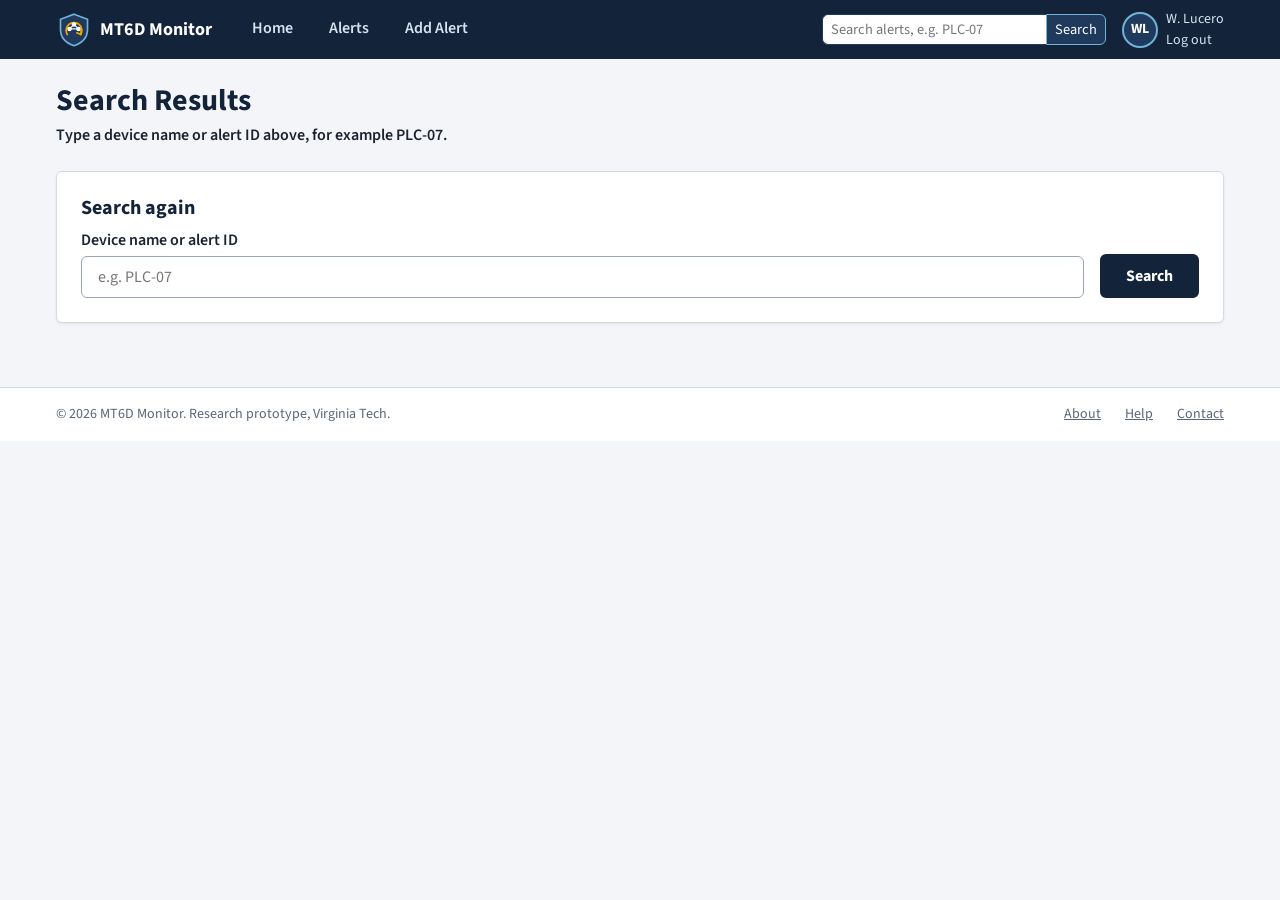
<file: project3/search.html>
<!DOCTYPE html>
<!--
  search.html - Search Results (simulated search)
  CS 5774 Project 3: Interactive Prototype
  Author: Warren Lucero
  Purpose: Receives the keyphrase from the header search form (GET, name="q").
           app.js reads it and either renders simulated results into the
           empty table below or shows the friendly "no results" message.
-->
<html lang="en">
<head>
  <meta charset="utf-8">
  <meta name="viewport" content="width=device-width, initial-scale=1">
  <meta name="description" content="Search results for MT6D anomaly alerts.">
  <title>Search Results | MT6D Monitor</title>
  <!-- Fonts: Source Sans 3 and IBM Plex Mono from Google Fonts (fonts.google.com), SIL Open Font License -->
  <link rel="preconnect" href="https://fonts.googleapis.com">
  <link rel="preconnect" href="https://fonts.gstatic.com" crossorigin>
  <link rel="stylesheet" href="https://fonts.googleapis.com/css2?family=IBM+Plex+Mono:wght@400;600&amp;family=Source+Sans+3:wght@400;600;700&amp;display=swap">
  <link rel="stylesheet" href="css/styles.css">
  <link rel="icon" href="images/logo.svg" type="image/svg+xml">
</head>
<body>
  <a class="skip-link" href="#main">Skip to main content</a>

  <!-- ===== Site header: brand, primary navigation, search, account ===== -->
  <header class="site-header">
    <div class="header-inner">
      <a class="brand" href="home.html">
        <!-- Image: original logo created for this project (images/logo.svg) -->
        <img src="images/logo.svg" alt="" width="36" height="36">
        MT6D Monitor
      </a>

      <nav class="primary-nav" aria-label="Primary">
        <ul>
          <li><a href="home.html">Home</a></li>
          <li><a href="list.html">Alerts</a></li>
          <li><a href="add.html">Add Alert</a></li>
        </ul>
      </nav>

      <div class="header-tools">
        <form class="site-search" action="search.html" method="get" role="search" aria-label="Site search">
          <label class="visually-hidden" for="site-search">Search devices and alerts</label>
          <input type="search" id="site-search" name="q" placeholder="Search alerts, e.g. PLC-07">
          <button type="submit">Search</button>
        </form>
        <a class="account" href="index.html">
          <span class="avatar" aria-hidden="true">WL</span>
          <span class="account-name">W. Lucero<br>Log out</span>
          <span class="visually-hidden">(signed in as Warren Lucero, select to log out)</span>
        </a>
      </div>
    </div>
  </header>

  <!-- ===== Main content ===== -->
  <main id="main">
    <div class="page-head">
      <div>
        <h1>Search Results</h1>
        <!-- Filled in by app.js with the keyphrase and result count -->
        <p id="search-summary" role="status">Enter a device name or alert ID to search.</p>
      </div>
    </div>

    <!-- Search again: also gives phone users a search box, since the header
         search is hidden below 768 px -->
    <section class="panel" aria-labelledby="refine-heading">
      <h2 id="refine-heading">Search again</h2>
      <form class="search-again" action="search.html" method="get" role="search" aria-labelledby="refine-heading">
        <div class="field">
          <label for="search-again">Device name or alert ID</label>
          <input type="search" id="search-again" name="q" placeholder="e.g. PLC-07">
        </div>
        <button class="btn btn--primary" type="submit">Search</button>
      </form>
    </section>

    <!-- Simulated results: app.js builds one row per match from a single
         template and reveals this section -->
    <section class="panel" id="search-results" aria-labelledby="results-heading" hidden>
      <h2 id="results-heading">Matching alerts</h2>
      <div class="table-wrap">
        <table class="data-table">
          <caption class="visually-hidden">Alerts matching your search, newest first</caption>
          <thead>
            <tr>
              <th scope="col">Alert ID</th>
              <th scope="col">Device</th>
              <th scope="col" class="col-optional">Pattern</th>
              <th scope="col">Detected</th>
              <th scope="col" class="num col-optional">Confidence</th>
              <th scope="col" class="col-optional">Severity</th>
              <th scope="col">Status</th>
              <th scope="col">Action</th>
            </tr>
          </thead>
          <tbody id="result-rows"></tbody>
        </table>
      </div>
    </section>

    <!-- Friendly message: app.js fills in the phrase and reveals this section
         when the search does not match the keyphrase -->
    <section class="panel empty-state" id="no-results" aria-labelledby="no-results-heading" hidden>
      <h2 id="no-results-heading">No matching alerts</h2>
      <p id="no-results-message">We couldn&rsquo;t find any alerts for that search.</p>
      <p>Here are a few things to try:</p>
      <ul>
        <li>Check the spelling of the device name, for example <strong>PLC-07</strong>.</li>
        <li>Search for a single device rather than a sentence.</li>
        <li>Browse every alert on the <a href="list.html">Alerts page</a>.</li>
      </ul>
    </section>

    <noscript>
      <p class="panel">Search results need JavaScript. Please turn it on, or browse the <a href="list.html">Alerts page</a>.</p>
    </noscript>
  </main>

  <!-- ===== Site footer ===== -->
  <footer class="site-footer">
    <div class="footer-inner">
      <p>&copy; 2026 MT6D Monitor. Research prototype, Virginia Tech.</p>
      <nav class="footer-nav" aria-label="Footer">
        <ul>
          <li><a href="index.html#about">About</a></li>
          <li><a href="index.html#report">Help</a></li>
          <li><a href="mailto:soc@example.org">Contact</a></li>
        </ul>
      </nav>
    </div>
  </footer>
  <!-- Behavior: jQuery 3.7.1 (local copy, MIT license, jquery.com) and the site script -->
  <script src="js/vendor/jquery-3.7.1.min.js"></script>
  <script src="js/app.js"></script>
</body>
</html>
</file>
<file: project3/css/styles.css>
/* ==========================================================================
   MT6D Monitor - Main Stylesheet
   CS 5774 Project 2: High-Fidelity Prototype
   Author: Warren Lucero

   Table of contents
     1. Design tokens (custom properties)
     2. Base and inherited styles
     3. Accessibility helpers
     4. Site header and primary navigation
     5. Page layout (main, grids, panels)
     6. Stat cards
     7. Figures and flexible media
     8. Data tables and status badges
     9. Forms and buttons
    10. Page-specific components (detail, landing)
    11. Site footer
    12. Responsive rules (media queries)
   ========================================================================== */


/* ==========================================================================
   1. Design tokens
   Colors and spacing are defined once so every rule below stays consistent.
   ========================================================================== */
:root {
  /* Brand and surface colors */
  --color-navy: #13233a;
  --color-navy-light: #1f3a5c;
  --color-accent: #0b6e99;
  --color-accent-dark: #08506f;
  --color-bg: #f3f5f8;
  --color-surface: #ffffff;
  --color-border: #d4dae3;
  --color-text: #1b2430;
  --color-muted: #5a6677;

  /* Status colors (all meet 4.5:1 contrast against their tint backgrounds) */
  --color-new: #0b5cad;
  --color-new-bg: #e3effb;
  --color-investigating: #8a4b00;
  --color-investigating-bg: #fdf0dc;
  --color-confirmed: #a61b1b;
  --color-confirmed-bg: #fbe4e4;
  --color-false: #4b5563;
  --color-false-bg: #eceef1;
  --color-ok: #1d6b3a;
  --color-ok-bg: #e2f3e8;

  /* Typography: two font families, one for prose and one for technical data */
  --font-sans: "Source Sans 3", "Segoe UI", Helvetica, Arial, sans-serif;
  --font-mono: "IBM Plex Mono", Consolas, "Courier New", monospace;

  /* Spacing scale */
  --space-xs: 0.25rem;
  --space-sm: 0.5rem;
  --space-md: 1rem;
  --space-lg: 1.5rem;
  --space-xl: 2.5rem;

  --radius: 6px;
  --shadow: 0 1px 3px rgba(19, 35, 58, 0.08);
  --max-width: 75rem;
}


/* ==========================================================================
   2. Base and inherited styles
   Font family, size, and color are set once on <body>; every descendant
   inherits them unless a more specific rule overrides the value.
   ========================================================================== */

/* Box model: include padding and border in declared widths everywhere */
*,
*::before,
*::after {
  box-sizing: border-box;
}

html {
  font-size: 100%; /* respects the user's browser font-size setting */
}

body {
  margin: 0;
  font-family: var(--font-sans);
  font-size: 1rem;
  line-height: 1.5;
  color: var(--color-text);
  background-color: var(--color-bg);
}

h1,
h2,
h3 {
  margin: 0 0 var(--space-sm);
  line-height: 1.2;
  color: var(--color-navy);
}

h1 {
  font-size: 1.875rem;
}

h2 {
  font-size: 1.25rem;
}

h3 {
  font-size: 1.05rem;
}

p {
  margin: 0 0 var(--space-md);
}

a {
  color: var(--color-accent);
}

a:hover,
a:focus {
  color: var(--color-accent-dark);
}

/* Technical identifiers (alert IDs, IPv6 addresses) use the monospace family */
code,
.mono {
  font-family: var(--font-mono);
  font-size: 0.9em;
}


/* ==========================================================================
   3. Accessibility helpers
   ========================================================================== */

/* Hides text visually while keeping it available to screen readers */
.visually-hidden {
  position: absolute;
  width: 1px;
  height: 1px;
  margin: -1px;
  padding: 0;
  overflow: hidden;
  clip: rect(0, 0, 0, 0);
  white-space: nowrap;
  border: 0;
}

/* Skip link: off-screen until it receives keyboard focus */
.skip-link {
  position: absolute;
  top: -3rem;
  left: var(--space-md);
  z-index: 100;
  padding: var(--space-sm) var(--space-md);
  background-color: var(--color-surface);
  color: var(--color-navy);
  font-weight: 700;
  border-radius: var(--radius);
}

.skip-link:focus {
  top: var(--space-sm);
}

/* Visible focus ring for keyboard users on every interactive element */
a:focus-visible,
button:focus-visible,
input:focus-visible,
select:focus-visible,
textarea:focus-visible {
  outline: 3px solid #f2a900;
  outline-offset: 2px;
}


/* ==========================================================================
   4. Site header and primary navigation
   ========================================================================== */
.site-header {
  position: sticky; /* header stays visible while scrolling long tables */
  top: 0;
  z-index: 50;
  background-color: var(--color-navy);
  color: #ffffff; /* inherited by the brand text and nav links below */
}

.header-inner {
  display: flex;
  align-items: center;
  gap: var(--space-lg);
  max-width: var(--max-width);
  margin: 0 auto;
  padding: var(--space-sm) var(--space-md);
}

.brand {
  display: flex;
  align-items: center;
  gap: var(--space-sm);
  color: inherit;
  font-weight: 700;
  font-size: 1.125rem;
  text-decoration: none;
  white-space: nowrap;
}

.brand img {
  width: 2.25rem;
  height: 2.25rem;
}

.brand:hover,
.brand:focus {
  color: #ffffff;
}

/* Navigation list is a block-level <ul>; its items are laid out in a row */
.primary-nav ul {
  display: flex;
  gap: var(--space-xs);
  margin: 0;
  padding: 0;
  list-style: none;
}

/* Links are inline by default; display:block gives them a full click area */
.primary-nav a {
  display: block;
  padding: var(--space-sm) var(--space-md);
  color: #d6e2f0;
  font-weight: 600;
  text-decoration: none;
  border-bottom: 3px solid transparent;
}

.primary-nav a:hover,
.primary-nav a:focus {
  color: #ffffff;
  border-bottom-color: #6fb3d6;
}

/* Chained attribute selector marks the current page for users and AT */
.primary-nav a[aria-current="page"] {
  color: #ffffff;
  border-bottom-color: #f2a900;
}

.header-tools {
  display: flex;
  align-items: center;
  gap: var(--space-md);
  margin-left: auto; /* pushes search and account to the right edge */
}

.site-search {
  display: flex;
}

.site-search input {
  width: 14rem;
  padding: var(--space-xs) var(--space-sm);
  border: 1px solid var(--color-navy-light);
  border-right: 0;
  border-radius: var(--radius) 0 0 var(--radius);
  font: inherit;
  font-size: 0.9rem;
}

.site-search button {
  padding: var(--space-xs) var(--space-sm);
  border: 1px solid #6fb3d6;
  border-radius: 0 var(--radius) var(--radius) 0;
  background-color: var(--color-navy-light);
  color: #ffffff;
  font: inherit;
  font-size: 0.9rem;
  cursor: pointer;
}

/* Account badge: circular avatar with the analyst's initials */
.account {
  display: flex;
  align-items: center;
  gap: var(--space-sm);
  color: #d6e2f0;
  font-size: 0.875rem;
  text-decoration: none;
}

.account .avatar {
  display: inline-flex;
  align-items: center;
  justify-content: center;
  width: 2.25rem;
  height: 2.25rem;
  border: 2px solid #6fb3d6;
  border-radius: 50%;
  background-color: var(--color-navy-light);
  color: #ffffff;
  font-weight: 700;
}

.account:hover,
.account:focus {
  color: #ffffff;
}


/* ==========================================================================
   5. Page layout
   Fluid layout: widths are percentages or fr units capped by --max-width.
   ========================================================================== */
main {
  display: block;
  max-width: var(--max-width);
  margin: 0 auto;
  padding: var(--space-lg) var(--space-md) var(--space-xl);
}

/* Title row: page heading on the left, primary action on the right */
.page-head {
  display: flex;
  flex-wrap: wrap;
  align-items: center;
  justify-content: space-between;
  gap: var(--space-md);
  margin-bottom: var(--space-lg);
}

.page-head h1 {
  margin: 0;
}

.page-head p {
  margin: var(--space-xs) 0 0;
  color: var(--color-muted);
}

/* Panel: the shared white card container used on every page */
.panel {
  margin-bottom: var(--space-lg);
  padding: var(--space-lg);
  background-color: var(--color-surface);
  border: 1px solid var(--color-border);
  border-radius: var(--radius);
  box-shadow: var(--shadow);
}

.panel-head {
  display: flex;
  align-items: baseline;
  justify-content: space-between;
  gap: var(--space-md);
  margin-bottom: var(--space-md);
}

.panel-head h2 {
  margin: 0;
}

.panel-link {
  font-weight: 600;
  white-space: nowrap;
}

/* Two-column grid used on the detail page */
.two-col {
  display: grid;
  grid-template-columns: minmax(0, 1fr) minmax(0, 1fr);
  gap: var(--space-lg);
  align-items: start;
}

/* Breadcrumb trail */
.breadcrumb ol {
  display: flex;
  flex-wrap: wrap;
  margin: 0 0 var(--space-sm);
  padding: 0;
  list-style: none;
  font-size: 0.875rem;
}

/* Adjacent sibling selector draws a separator before every item but the first */
.breadcrumb li + li::before {
  content: "/";
  margin: 0 var(--space-sm);
  color: var(--color-muted);
}


/* ==========================================================================
   6. Stat cards
   ========================================================================== */
.stats {
  display: grid;
  grid-template-columns: repeat(4, minmax(0, 1fr));
  gap: var(--space-md);
  margin: 0 0 var(--space-lg);
  padding: 0;
  list-style: none;
}

.stat {
  padding: var(--space-md) var(--space-lg);
  background-color: var(--color-surface);
  border: 1px solid var(--color-border);
  border-left: 5px solid var(--color-accent);
  border-radius: var(--radius);
  box-shadow: var(--shadow);
}

.stat-label {
  display: block;
  color: var(--color-muted);
  font-size: 0.8rem;
  font-weight: 600;
  letter-spacing: 0.06em;
  text-transform: uppercase;
}

.stat-value {
  display: block;
  color: var(--color-navy);
  font-size: 2rem;
  font-weight: 700;
  line-height: 1.2;
}

/* Modifier classes override only the accent border color */
.stat--alert {
  border-left-color: var(--color-confirmed);
}

.stat--ok {
  border-left-color: var(--color-ok);
}


/* ==========================================================================
   7. Figures and flexible media
   Images scale down with their container and never overflow it.
   ========================================================================== */
img {
  max-width: 100%;
  height: auto;
}

figure {
  margin: 0;
}

.chart img {
  display: block; /* removes the inline baseline gap under images */
  width: 100%;
}

figcaption {
  margin-top: var(--space-sm);
  color: var(--color-muted);
  font-size: 0.875rem;
}


/* ==========================================================================
   8. Data tables and status badges
   Every row in every alert table uses identical markup so Project 3 can
   render them from a single JavaScript template.
   ========================================================================== */
.table-wrap {
  position: relative; /* contains absolutely positioned screen-reader text */
  overflow-x: auto;   /* wide tables scroll inside their panel on small screens */
}

.data-table {
  width: 100%;
  border-collapse: collapse;
  font-size: 0.95rem;
}

.data-table caption {
  text-align: left;
}

.data-table th,
.data-table td {
  padding: var(--space-sm) var(--space-md);
  text-align: left;
  border-bottom: 1px solid var(--color-border);
}

.data-table thead th {
  color: var(--color-muted);
  font-size: 0.78rem;
  font-weight: 600;
  letter-spacing: 0.06em;
  text-transform: uppercase;
  white-space: nowrap;
}

.data-table tbody tr:hover {
  background-color: #f7f9fc;
}

.data-table tbody tr:last-child td,
.data-table tbody tr:last-child th {
  border-bottom: 0;
}

/* Numeric columns align right so values line up by place value */
.data-table .num {
  text-align: right;
}

.data-table .alert-id {
  font-family: var(--font-mono);
  font-weight: 600;
}

/* Status badge: one class for all badges; the data-status attribute selects
   the color, so the markup stays identical and only the content changes. */
.status {
  display: inline-block;
  padding: 0.1rem 0.6rem;
  border-radius: 999px;
  font-size: 0.8rem;
  font-weight: 600;
  white-space: nowrap;
}

.status[data-status="new"] {
  color: var(--color-new);
  background-color: var(--color-new-bg);
}

.status[data-status="investigating"] {
  color: var(--color-investigating);
  background-color: var(--color-investigating-bg);
}

.status[data-status="confirmed-positive"] {
  color: var(--color-confirmed);
  background-color: var(--color-confirmed-bg);
}

.status[data-status="false-positive"] {
  color: var(--color-false);
  background-color: var(--color-false-bg);
}

/* Severity text uses the same attribute-selector pattern */
.severity {
  font-weight: 600;
}

.severity[data-severity="high"] {
  color: var(--color-confirmed);
}

.severity[data-severity="medium"] {
  color: var(--color-investigating);
}

.severity[data-severity="low"] {
  color: var(--color-muted);
}

/* Pagination */
.pagination ul {
  display: flex;
  justify-content: center;
  gap: var(--space-sm);
  margin: var(--space-lg) 0 0;
  padding: 0;
  list-style: none;
}

.pagination a,
.pagination span {
  display: block;
  min-width: 2.5rem;
  padding: var(--space-xs) var(--space-md);
  border: 1px solid var(--color-border);
  border-radius: var(--radius);
  text-align: center;
  text-decoration: none;
}

.pagination a[aria-current="page"] {
  background-color: var(--color-navy);
  border-color: var(--color-navy);
  color: #ffffff;
}

.pagination .disabled {
  color: var(--color-muted);
  border-style: dashed;
}


/* ==========================================================================
   9. Forms and buttons
   ========================================================================== */

/* Form controls do not inherit font by default; this override fixes that */
input,
select,
textarea,
button {
  font: inherit;
}

.field {
  margin-bottom: var(--space-md);
}

.field label,
.field legend {
  display: block;
  margin-bottom: var(--space-xs);
  font-weight: 600;
}

/* Override: checkbox labels sit inline beside their box instead of above it */
.field .inline-label {
  display: inline;
  margin-left: var(--space-xs);
  font-weight: 400;
}

.field input[type="checkbox"] {
  width: 1.1rem;
  height: 1.1rem;
  vertical-align: middle;
  accent-color: var(--color-accent);
}

.field-hint {
  display: block;
  margin-top: var(--space-xs);
  color: var(--color-muted);
  font-size: 0.85rem;
}

.field input[type="text"],
.field input[type="number"],
.field input[type="search"],
.field input[type="email"],
.field input[type="password"],
.field select,
.field textarea {
  display: block;
  width: 100%;
  padding: var(--space-sm) var(--space-md);
  border: 1px solid #9aa6b6;
  border-radius: var(--radius);
  background-color: var(--color-surface);
  color: var(--color-text);
}

.field textarea {
  min-height: 8rem;
  resize: vertical;
}

.field-row {
  display: grid;
  grid-template-columns: minmax(0, 1fr) minmax(0, 1fr);
  gap: var(--space-md);
}

.required {
  color: var(--color-confirmed);
}

/* Filter bar on the list page: search box grows, selects stay compact */
.filters {
  display: grid;
  grid-template-columns: minmax(0, 2.5fr) repeat(3, minmax(0, 1fr)) auto;
  gap: var(--space-md);
  align-items: end;
}

.filters .field {
  margin-bottom: 0;
}

/* Buttons: base style plus variants */
.btn {
  display: inline-block;
  padding: var(--space-sm) var(--space-lg);
  border: 2px solid var(--color-navy);
  border-radius: var(--radius);
  background-color: var(--color-surface);
  color: var(--color-navy);
  font-weight: 700;
  text-align: center;
  text-decoration: none;
  cursor: pointer;
}

.btn:hover,
.btn:focus {
  background-color: #e8edf4;
  color: var(--color-navy);
}

.btn--primary {
  background-color: var(--color-navy);
  color: #ffffff;
}

.btn--primary:hover,
.btn--primary:focus {
  background-color: var(--color-navy-light);
  color: #ffffff;
}

.btn--danger {
  border-color: var(--color-confirmed);
  background-color: var(--color-confirmed);
  color: #ffffff;
}

.btn--danger:hover,
.btn--danger:focus {
  background-color: #7f1414;
  color: #ffffff;
}

/* Disabled buttons (e.g. Save before required fields are filled). This rule
   comes after the variants so it overrides their hover and focus colors. */
.btn:disabled,
.btn:disabled:hover,
.btn:disabled:focus {
  border-color: #b8c0cc;
  background-color: #e4e8ee;
  color: #5a6677;
  cursor: not-allowed;
}

.form-hint {
  margin-top: var(--space-md);
}

.form-actions {
  display: flex;
  justify-content: flex-end;
  gap: var(--space-md);
  margin-top: var(--space-lg);
}


/* ==========================================================================
   10. Page-specific components
   ========================================================================== */

/* ----- Detail page: alert summary as a description list ----- */
.summary-list {
  display: grid;
  grid-template-columns: max-content 1fr;
  gap: var(--space-sm) var(--space-lg);
  margin: 0;
}

.summary-list dt {
  color: var(--color-muted);
  font-weight: 600;
}

.summary-list dd {
  margin: 0;
}

.alert-actions {
  display: flex;
  flex-wrap: wrap;
  gap: var(--space-sm);
}

/* Analyst note history: a list of note cards, newest first */
.note-list {
  margin: 0 0 var(--space-lg);
  padding: 0;
  list-style: none;
}

.analyst-note {
  margin-bottom: var(--space-sm);
  padding: var(--space-sm) var(--space-md);
  background-color: #f7f9fc;
  border-left: 4px solid var(--color-accent);
  border-radius: var(--radius);
}

.analyst-note p {
  margin: 0;
}

.analyst-note-meta {
  display: flex;
  flex-wrap: wrap;
  align-items: baseline;
  gap: 0 var(--space-sm);
  margin-bottom: var(--space-xs);
  font-size: 0.875rem;
}

.analyst-note-author {
  font-weight: 700;
}

.analyst-note-role {
  color: var(--color-muted);
}

/* The timestamp is pushed to the right edge of the note header */
.analyst-note-meta time {
  margin-left: auto;
  color: var(--color-muted);
  font-family: var(--font-mono);
}

.related-list {
  margin: 0;
  padding: 0;
  list-style: none;
}

.related-list li {
  padding: var(--space-sm) 0;
  border-bottom: 1px solid var(--color-border);
}

.related-list li:last-child {
  border-bottom: 0;
}

.address-table td {
  font-family: var(--font-mono);
  font-size: 0.85rem;
  white-space: nowrap;
}

/* Adjacent sibling selector targets the two address columns only, letting
   long IPv6 addresses wrap while the time column stays on one line. */
.address-table td + td {
  white-space: normal;
  word-break: break-all;
}

/* ----- Landing page (logged out) ----- */
.hero {
  display: flex;
  align-items: center;
  gap: var(--space-xl);
  margin-bottom: var(--space-lg);
}

.hero img {
  flex: 0 0 auto;
  width: 15rem;
}

.hero p {
  max-width: 45rem;
  color: var(--color-muted);
}

.landing-grid {
  display: grid;
  grid-template-columns: minmax(0, 3fr) minmax(0, 2fr);
  gap: var(--space-lg);
  align-items: start;
}

/* Activity bars: the width of each bar comes from a --value custom property
   set on the element, since the value is data rather than presentation. */
.activity-list {
  margin: 0;
  padding: 0;
  list-style: none;
}

.activity-list li {
  margin-bottom: var(--space-md);
}

.activity-label {
  display: flex;
  justify-content: space-between;
  font-weight: 600;
}

.bar {
  display: block; /* the bar is a <span>, which is inline by default */
  position: relative;
  height: 0.75rem;
  margin-top: var(--space-xs);
  overflow: hidden;
  background-color: #e6ebf1;
  border-radius: 999px;
}

.bar::after {
  content: "";
  position: absolute;
  top: 0;
  left: 0;
  width: var(--value, 0%);
  height: 100%;
  background-color: var(--color-accent);
  border-radius: 999px;
}

/* Report-a-problem radio group laid out as a two-column grid of pills */
.issue-options {
  display: grid;
  grid-template-columns: repeat(2, minmax(0, 1fr));
  gap: var(--space-sm) var(--space-md);
  margin: 0 0 var(--space-md);
  padding: 0;
  border: 0;
}

.issue-options legend {
  margin-bottom: var(--space-sm);
  padding: 0;
  font-weight: 600;
}

.issue-options label {
  display: flex;
  align-items: center;
  gap: var(--space-sm);
  padding: var(--space-sm) var(--space-md);
  border: 1px solid var(--color-border);
  border-radius: 999px;
  cursor: pointer;
}

.issue-options input {
  width: 1.1rem;
  height: 1.1rem;
  margin: 0;
  accent-color: var(--color-accent);
}

/* Small muted helper text used on several pages */
.note {
  margin: var(--space-sm) 0 0;
  color: var(--color-muted);
  font-size: 0.875rem;
}


/* ==========================================================================
   11. Site footer
   ========================================================================== */
.site-footer {
  border-top: 1px solid var(--color-border);
  background-color: var(--color-surface);
  color: var(--color-muted);
  font-size: 0.875rem;
}

.footer-inner {
  display: flex;
  flex-wrap: wrap;
  align-items: center;
  justify-content: space-between;
  gap: var(--space-md);
  max-width: var(--max-width);
  margin: 0 auto;
  padding: var(--space-md);
}

.footer-inner p {
  margin: 0;
}

.footer-nav ul {
  display: flex;
  gap: var(--space-lg);
  margin: 0;
  padding: 0;
  list-style: none;
}

.footer-nav a {
  color: var(--color-muted);
}


/* ==========================================================================
   12. Responsive rules
   Breakpoints: tablet (< 1024px) and mobile (< 768px).
   ========================================================================== */
@media (max-width: 1023px) {
  .site-search input {
    width: 10rem;
  }

  .filters {
    grid-template-columns: repeat(3, minmax(0, 1fr));
  }

  /* Search box and button each take a full row on tablet */
  .filters .filter-query {
    grid-column: 1 / -1;
  }
}

@media (max-width: 767px) {
  h1 {
    font-size: 1.5rem;
  }

  /* Header stacks: brand and account on top, nav and search below */
  .header-inner {
    flex-wrap: wrap;
    gap: var(--space-sm);
  }

  .primary-nav {
    order: 3;
    width: 100%;
  }

  .primary-nav ul {
    justify-content: space-between;
  }

  .primary-nav a {
    padding: var(--space-sm);
  }

  .header-tools {
    order: 2;
  }

  /* Global search is hidden on phones; the Alerts page search bar
     provides the same function with more room. */
  .header-tools .site-search {
    display: none;
  }

  .account-name {
    display: none; /* keep only the avatar on narrow screens */
  }

  main {
    padding: var(--space-md) var(--space-md) var(--space-lg);
  }

  .panel {
    padding: var(--space-md);
  }

  /* Four stat cards become a 2 x 2 grid */
  .stats {
    grid-template-columns: repeat(2, minmax(0, 1fr));
    gap: var(--space-sm);
  }

  .stat {
    padding: var(--space-sm) var(--space-md);
  }

  .stat-value {
    font-size: 1.5rem;
  }

  /* Multi-column layouts collapse to a single column */
  .two-col,
  .landing-grid,
  .field-row,
  .filters {
    grid-template-columns: minmax(0, 1fr);
  }

  .filters .filter-query {
    grid-column: auto;
  }

  .issue-options {
    grid-template-columns: minmax(0, 1fr);
  }

  /* Lower-priority table columns are hidden to avoid horizontal scrolling */
  .data-table .col-optional {
    display: none;
  }

  .data-table th,
  .data-table td {
    padding: var(--space-sm);
  }

  /* Smaller monospace text lets all three address columns fit on a phone */
  .address-table th,
  .address-table td {
    padding: var(--space-xs);
    font-size: 0.72rem;
  }

  .hero {
    flex-direction: column;
    align-items: flex-start;
  }

  .hero {
    gap: var(--space-md);
  }

  .hero img {
    width: 100%;
    max-width: 20rem;
  }

  .form-actions {
    flex-direction: column-reverse;
  }

  .form-actions .btn,
  .page-head .btn {
    width: 100%;
  }

  .footer-inner {
    flex-direction: column;
    align-items: flex-start;
  }
}


/* ==========================================================================
   13. Project 3 behavior styles
   Styles for elements that app.js adds or reveals.
   ========================================================================== */

/* Confirmation message added under the page heading by the status actions */
.action-message {
  margin: 0 0 var(--space-lg);
  padding: var(--space-sm) var(--space-md);
  border-left: 5px solid var(--color-ok);
  border-radius: var(--radius);
  background-color: var(--color-ok-bg);
  color: var(--color-ok);
  font-weight: 600;
}

/* Rows and notes added by JavaScript fade from a highlight to normal */
@keyframes highlight-new {
  from { background-color: #fff3c4; }
  to   { background-color: transparent; }
}

.address-table tr.is-new td {
  animation: highlight-new 3s ease-out;
}

.analyst-note.is-new {
  border-left-color: var(--color-ok);
}

@media (prefers-reduced-motion: reduce) {
  .address-table tr.is-new td {
    animation: none;
  }
}

/* Search page: "search again" form sits on one row on wider screens */
.search-again {
  display: flex;
  align-items: flex-end;
  gap: var(--space-md);
}

.search-again .field {
  flex: 1;
  margin-bottom: 0;
}

/* Friendly "no results" message */
.empty-state {
  border-left: 5px solid var(--color-accent);
}

.empty-state ul {
  margin: 0;
  padding-left: var(--space-lg);
}

#search-summary {
  font-weight: 600;
  color: var(--color-text);
}

@media (max-width: 767px) {
  .search-again {
    flex-direction: column;
    align-items: stretch;
  }
}
</file>
